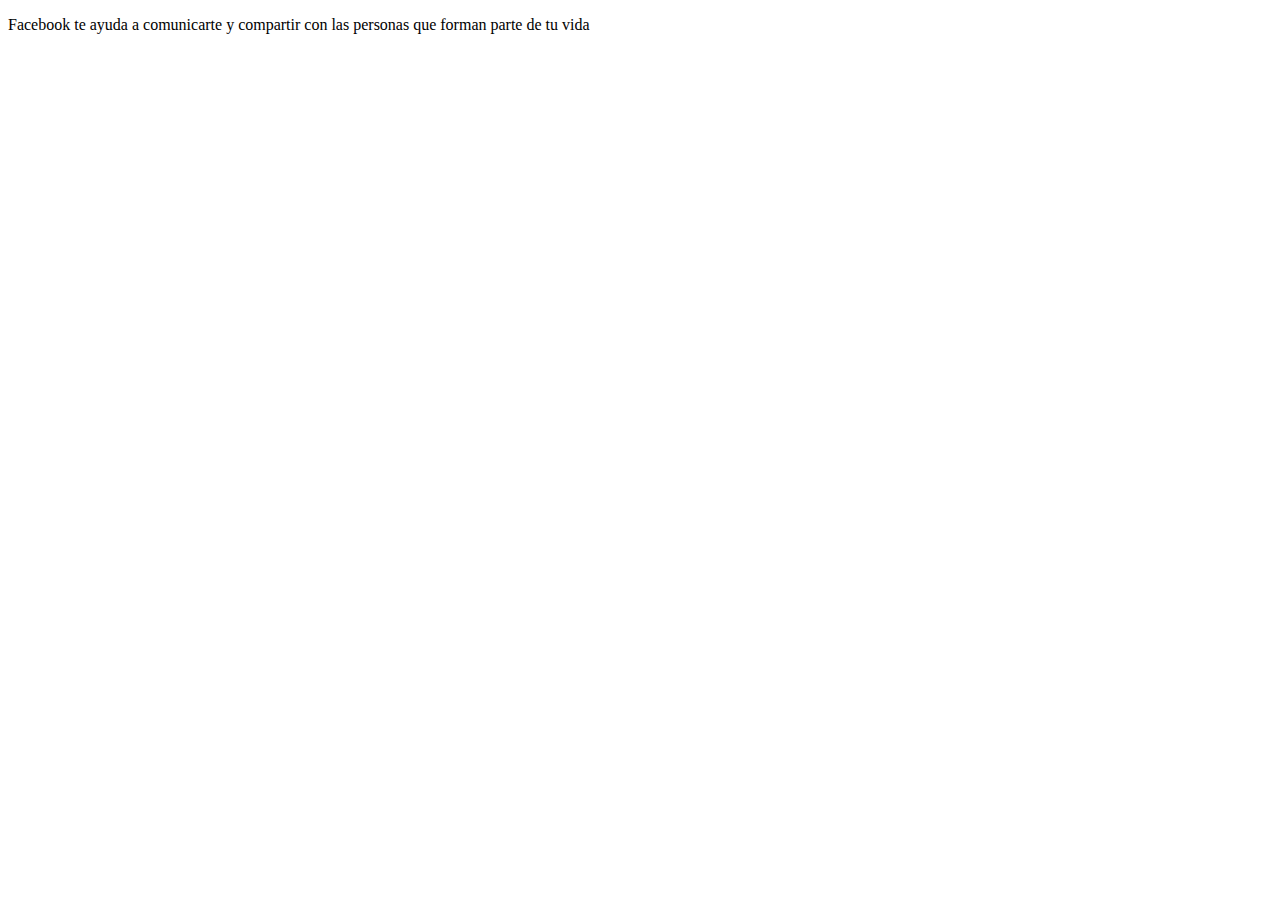
<file: Examen_Parcial_1./index.html>
<!DOCTYPE html>
<html lang="es">
    <section>
        <img="https://lh3.googleusercontent.com/xh7_Zcn6Xnr8t1ULma3WSa5OAaA5HkkfYWqUDmUH5AUFfV3IF7gPumCXjDPXbF1Ullp5EPJjYcjVgGY=w824-h710"
        alt="Logo de Facebook"
        id="Logo">
        <p>
            Facebook te ayuda a comunicarte y compartir con las personas que forman parte de tu vida 
        </p>
    </section>
</file>
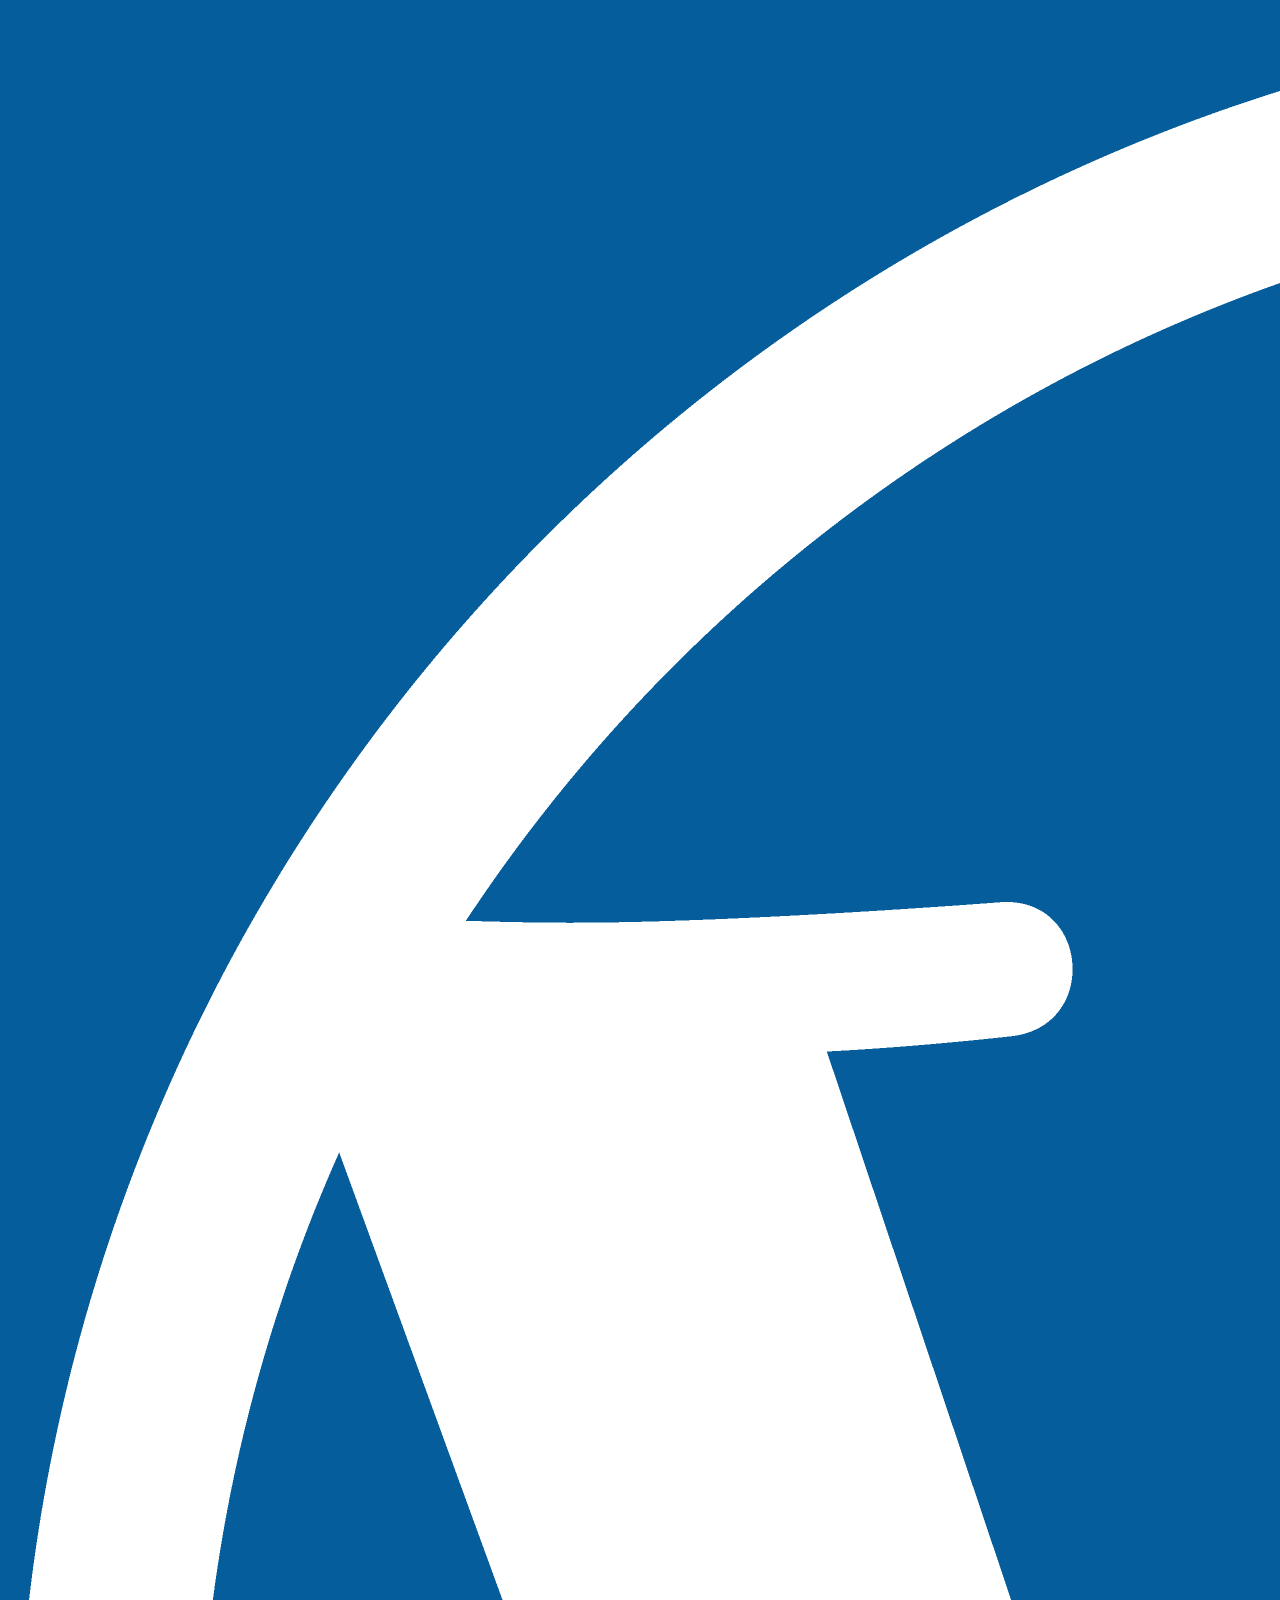
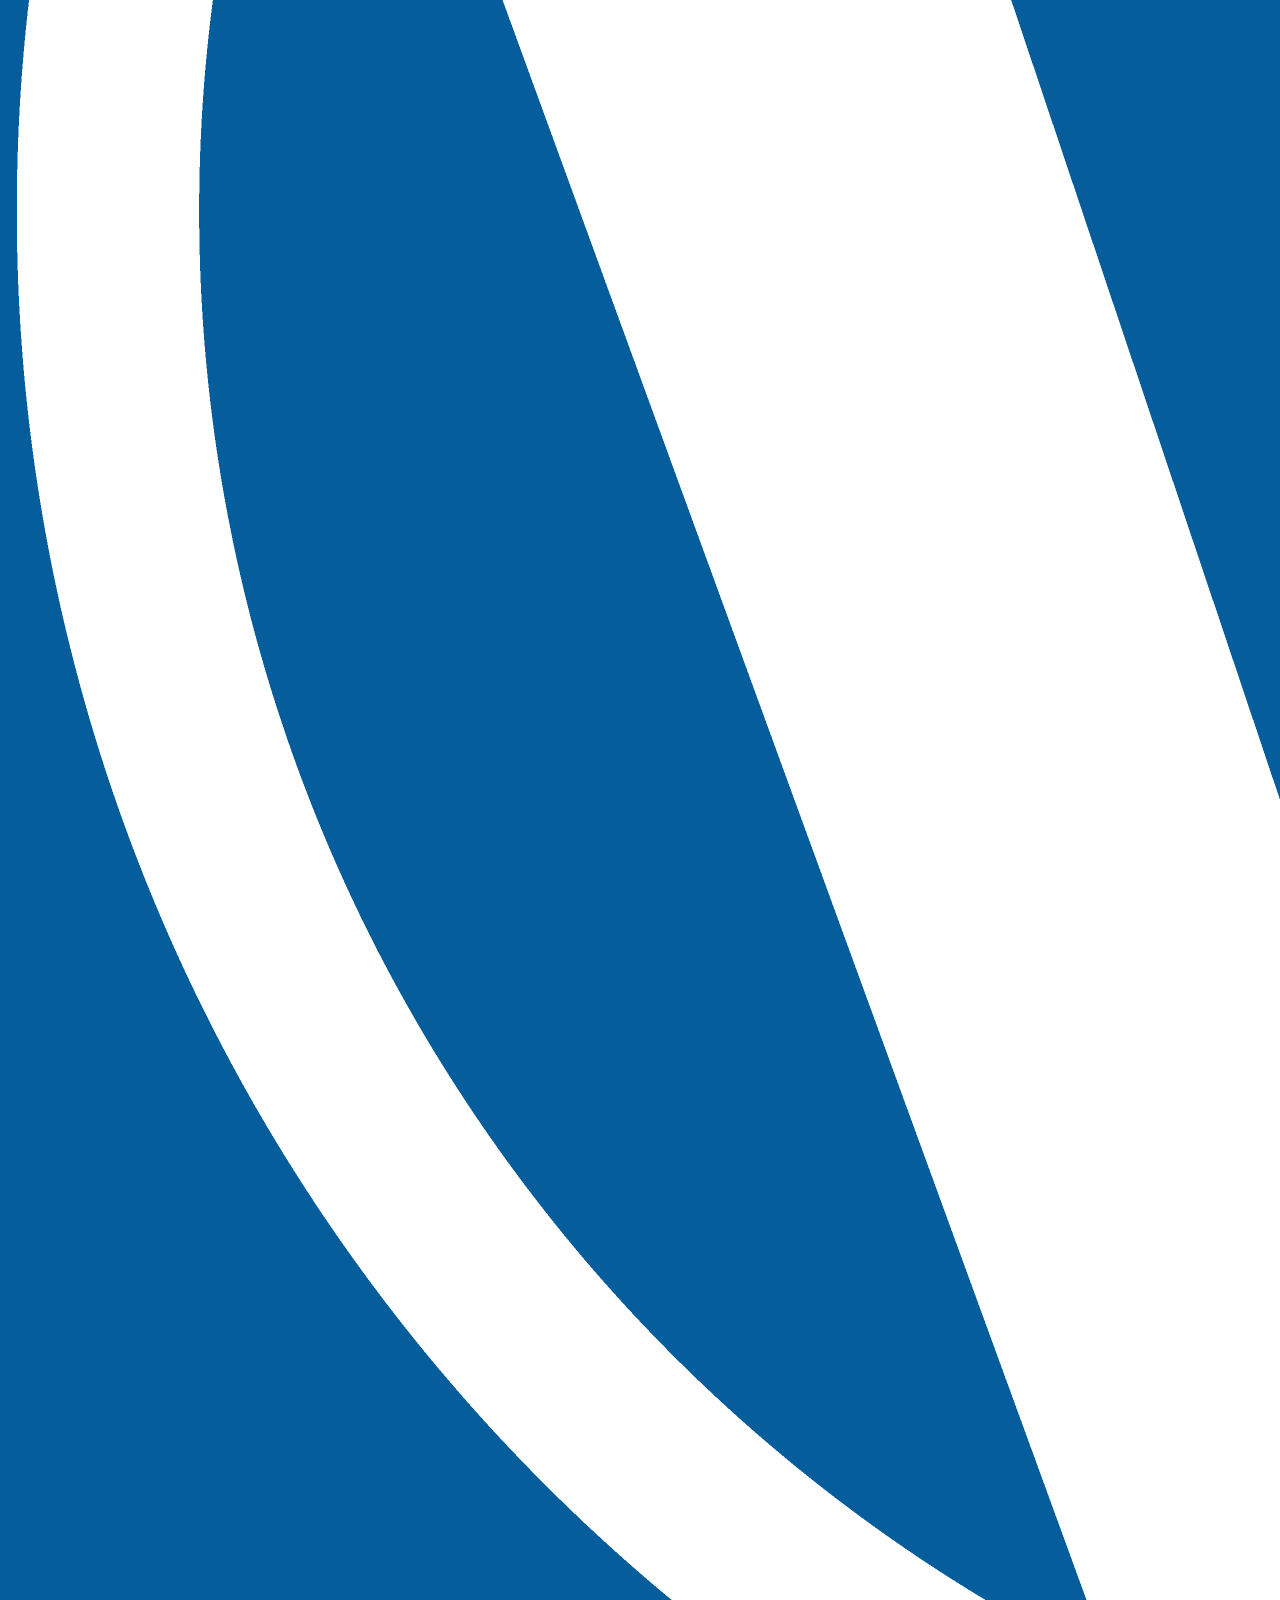
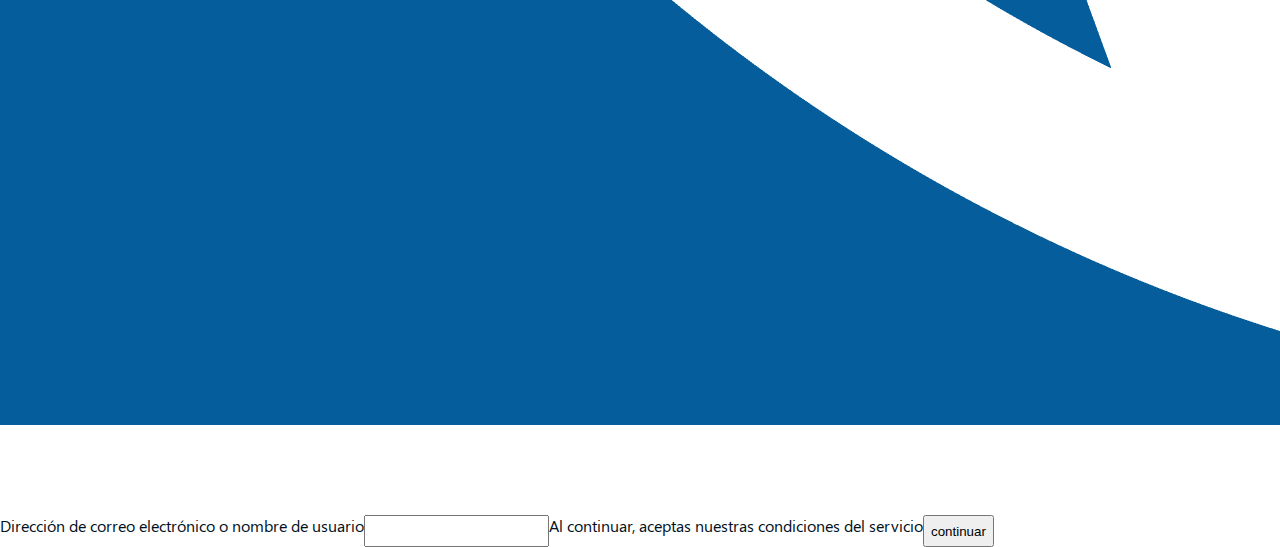
<file: EXTRAORDINARIO/index.html>
<!DOCTYPE html> 
<html lang="es">
 <head>
    <meta charset="UTF-8">
    <meta http-equiv="X-UA-Compatible" content="IE=edge">
    <meta name="viewport" content="width=device-width. initial-scale=1.0">
    <title>WordPress</title>
    <link rel="stylesheet" href="style.css">
</head>
 <body>
<header>
    <div id= "logo"> <img src="logo/logo.png"></div>
    <span style="color:blue;">WordPress.com</span>
    <span class=flex>...</span>
    <button><strong>Registrarse</strong></button>
</header>
<main>
    <div id="title"></div>
    <div class="card"></div>
    <label class="correo">Dirección de correo electrónico o nombre de
        usuario</label>
        <input type="email">
        <div id="terms">Al continuar, aceptas nuestras <a href="#"></a>condiciones
            del servicio </a> </div>
            <button>continuar</button>
    </main>
</body>
</html>
</file>
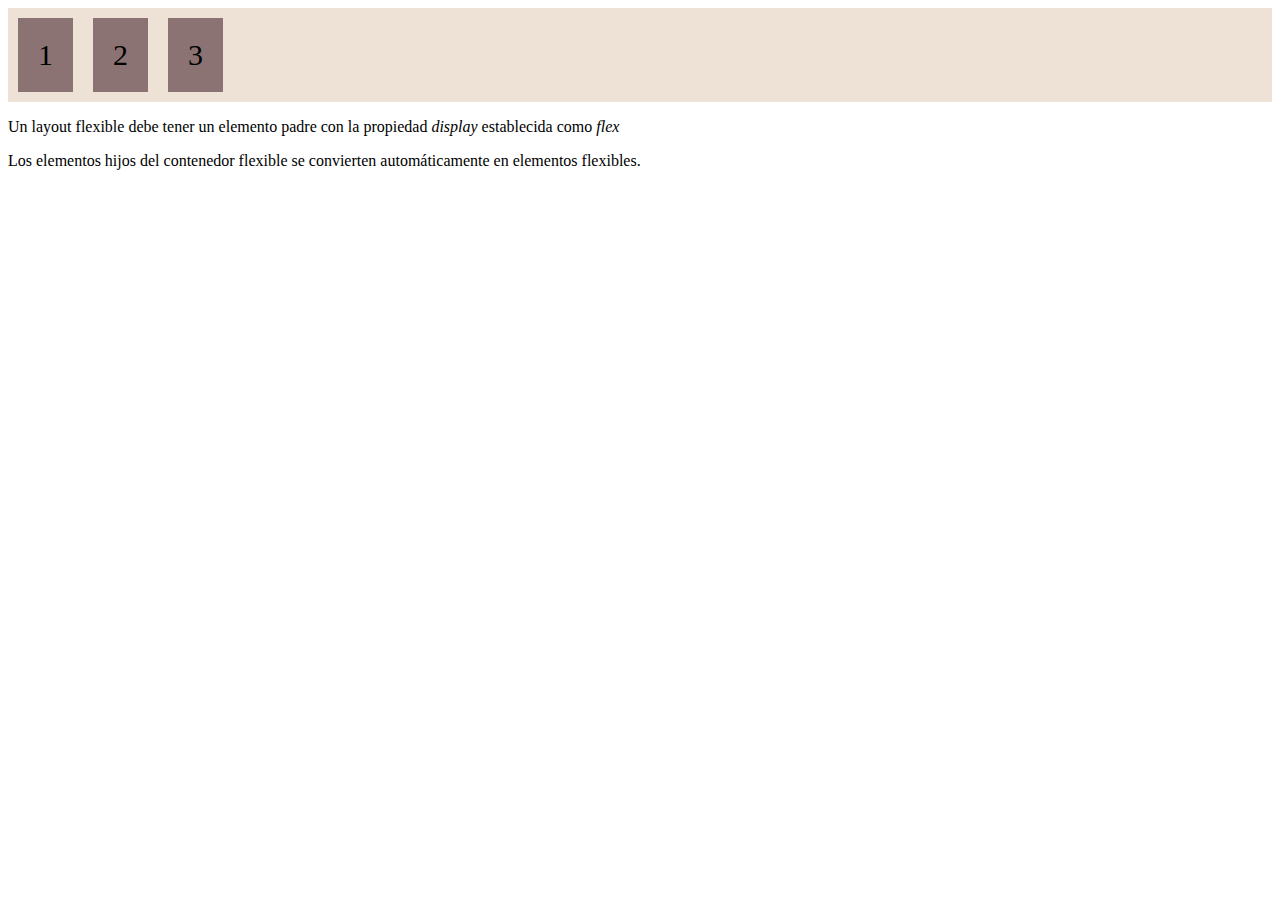
<file: flexbox.html>
<!DOCTYPE html>
<html lang="en">
<head>
    <meta charset="UTF-8">
    <meta http-equiv="X-UA-Compatible" content="IE-edge">
    <meta name="viewport" content="width=device-width,initial-scale=1.0">
    <title>Flexbox By Luis Pavon</title>
    <style>
        .flex-container {
            display: flex;
            flex-wrap: wrap;
            background-color: rgb(238, 225, 213);
        }

        .flex-container > div {
            background-color: rgb(139, 115, 115);
            margin: 10px;
            padding: 20px;
            font-size: 30px;
        }
    </style>
</head>
<body>
    <div class="flex-container">
        <div>1</div>
        <div>2</div>
        <div>3</div>
    </div>

    <p>
        Un layout flexible debe tener un elemento padre con la propiedad <em>display</em> establecida como <em>flex</em>
    </p>

    <p>
        Los elementos hijos del contenedor flexible se convierten automáticamente en elementos flexibles.
    </p>
</body>

</html>
</file>
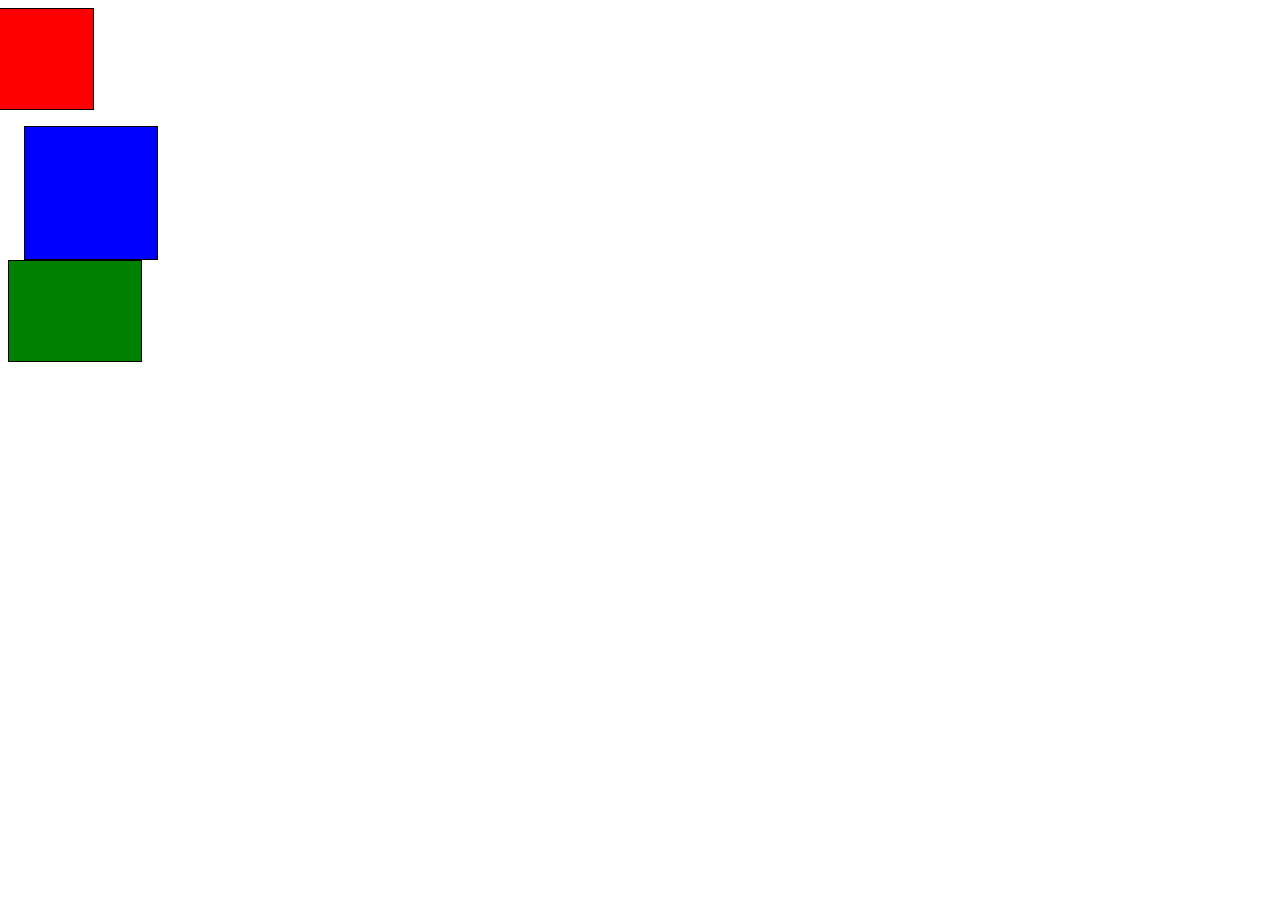
<file: marginpadding.html>
<!DOCTYPE html> 
<html lang="es">
 <head>
    <meta charset="UTF-8">
    <meta http-equiv="X-UA-Compatible" content="IE=edge">
    <meta name="viewport" content="width=device-width. initial-scale=1.0">
    <title>Margen y relleno</title>
    <style>
        div {
            width: 100px;
            height: 100px;
            border: 1px solid;
        }
        .red {
            background-color: red;
        }
        .blue {
            background-color: blue;
        }
        .green {
            background-color: green;
        }
        .margin {
            margin: 16px;
        }
        .padding {
            padding: 16px;
        }
        .margin-x {
            margin: 0 -16px;
        }
        .margin-y {
            margin: -16px 0;
        }
        .padding-x {
            padding: 0 16px 0 16px;
        }
        .padding-y {
            padding: 16px 0 16px 0;
        }
    </style>
</head>
 <body>
    <div class="red margin-x"></div>
        <div class="blue margin padding" ></div>
        <div class="green margin-y padding-x"></div>
</body>
</html>
</file>
<file: EXTRAORDINARIO/style.css>
@font-face {
    font-family: uno;
    src: url('../EXTRAORDINARIO/fonts/Segoe\ UI.ttf')
}
@font-face {
    font-family: dos;
    src: url('../EXTRAORDINARIO/fonts/Segoe\ UI\ Bold.ttf')
}
@font-face {
    font-family: tres;
    src: url('../EXTRAORDINARIO/fonts/Segoe\ UI\ Bold\ Italic.ttf')
}
@font-face {
    font-family: cuatro;
    src: url('../EXTRAORDINARIO/fonts/Segoe\ UI\ Italic.ttf')
}
body {
    font-family: uno;
    margin: 0;
    color: #00101c;
}
header {
    background-color: #055d9c;
    padding-top: 7px;
    padding-bottom: 7px;
    padding-left: 16px;
    padding-right: 16px;
    display: flex;
    align-items: center;
    color: white;
    font-size: bold;
}

img#logo {
    display: block;
    width: 20px;
    height: 20px;
    background-image:url("../EXTRAORDINARIO/logo/logo.png");
    background-repeat: no-repeat;
    background-size: contain;
    margin-right: 8px;
}
span#flex {
    flex: 1;
}
header#button {
background-color: #055d9c;
border: none;
color: white;
font-size: 1px;
padding-top: 8px;
padding-bottom: 8px;
padding-right: 16px;
padding-right: 16px;
}
main{
    display: flex;
    width: 400px+;
    margin-top: 90px;
    margin-left: auto;
    margin-right: auto;
    margin-bottom: 0;
}
#title {
    text-align: center;
    font-size: 24px;
    margin-bottom: 32px;
}
#card {
    background-color: white;
    margin: 1px solid #d9d9d9;
    padding: 24px;
}
#label {
    font-size: .875rem bold;
}
input#card {
    width: 100%-8px;
    border: none;
    background-color: #ab235a;
    color: white;
    font-size: 14px;
    padding-top: 8px;
    padding-bottom: 8px;
    padding-right: 14px;
    padding-left: 14px;
    margin-top: 8px;
    height: 40px;
}
a {
    color: #ab235a;
}
</file>
